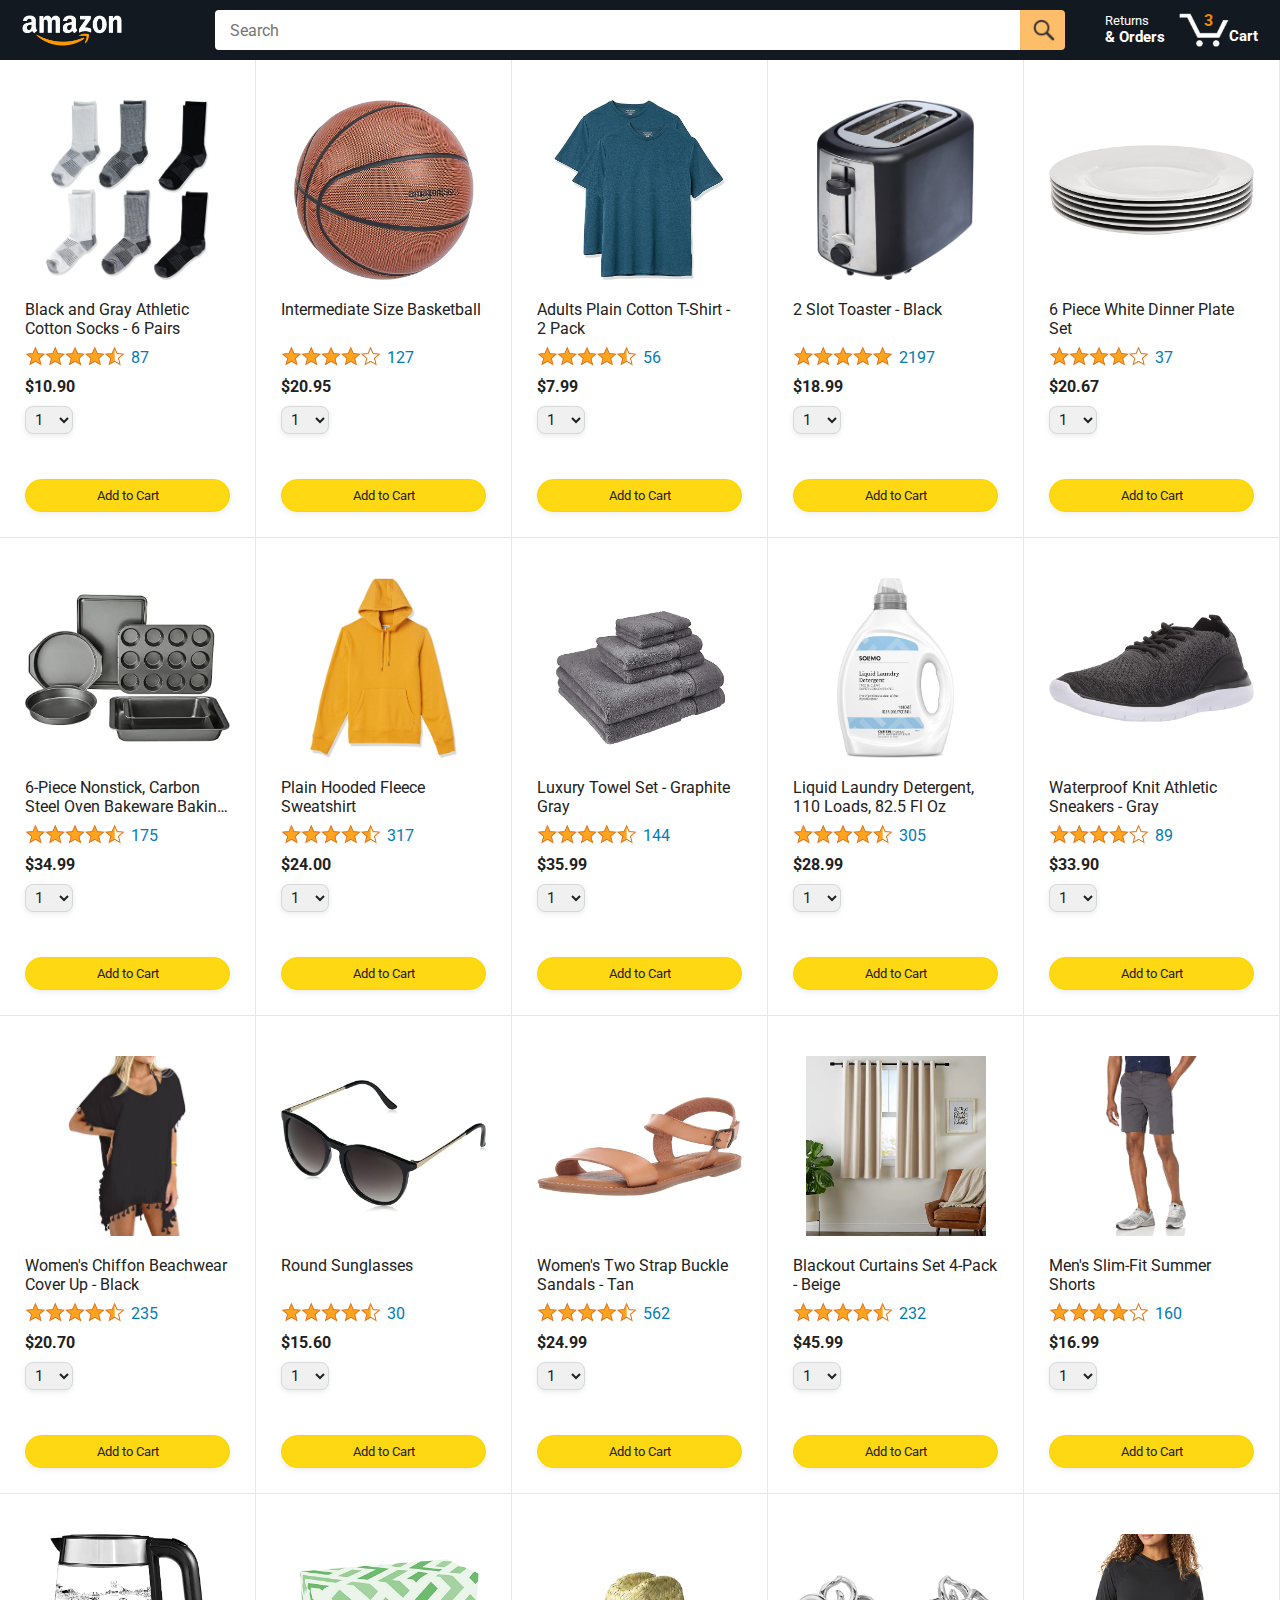
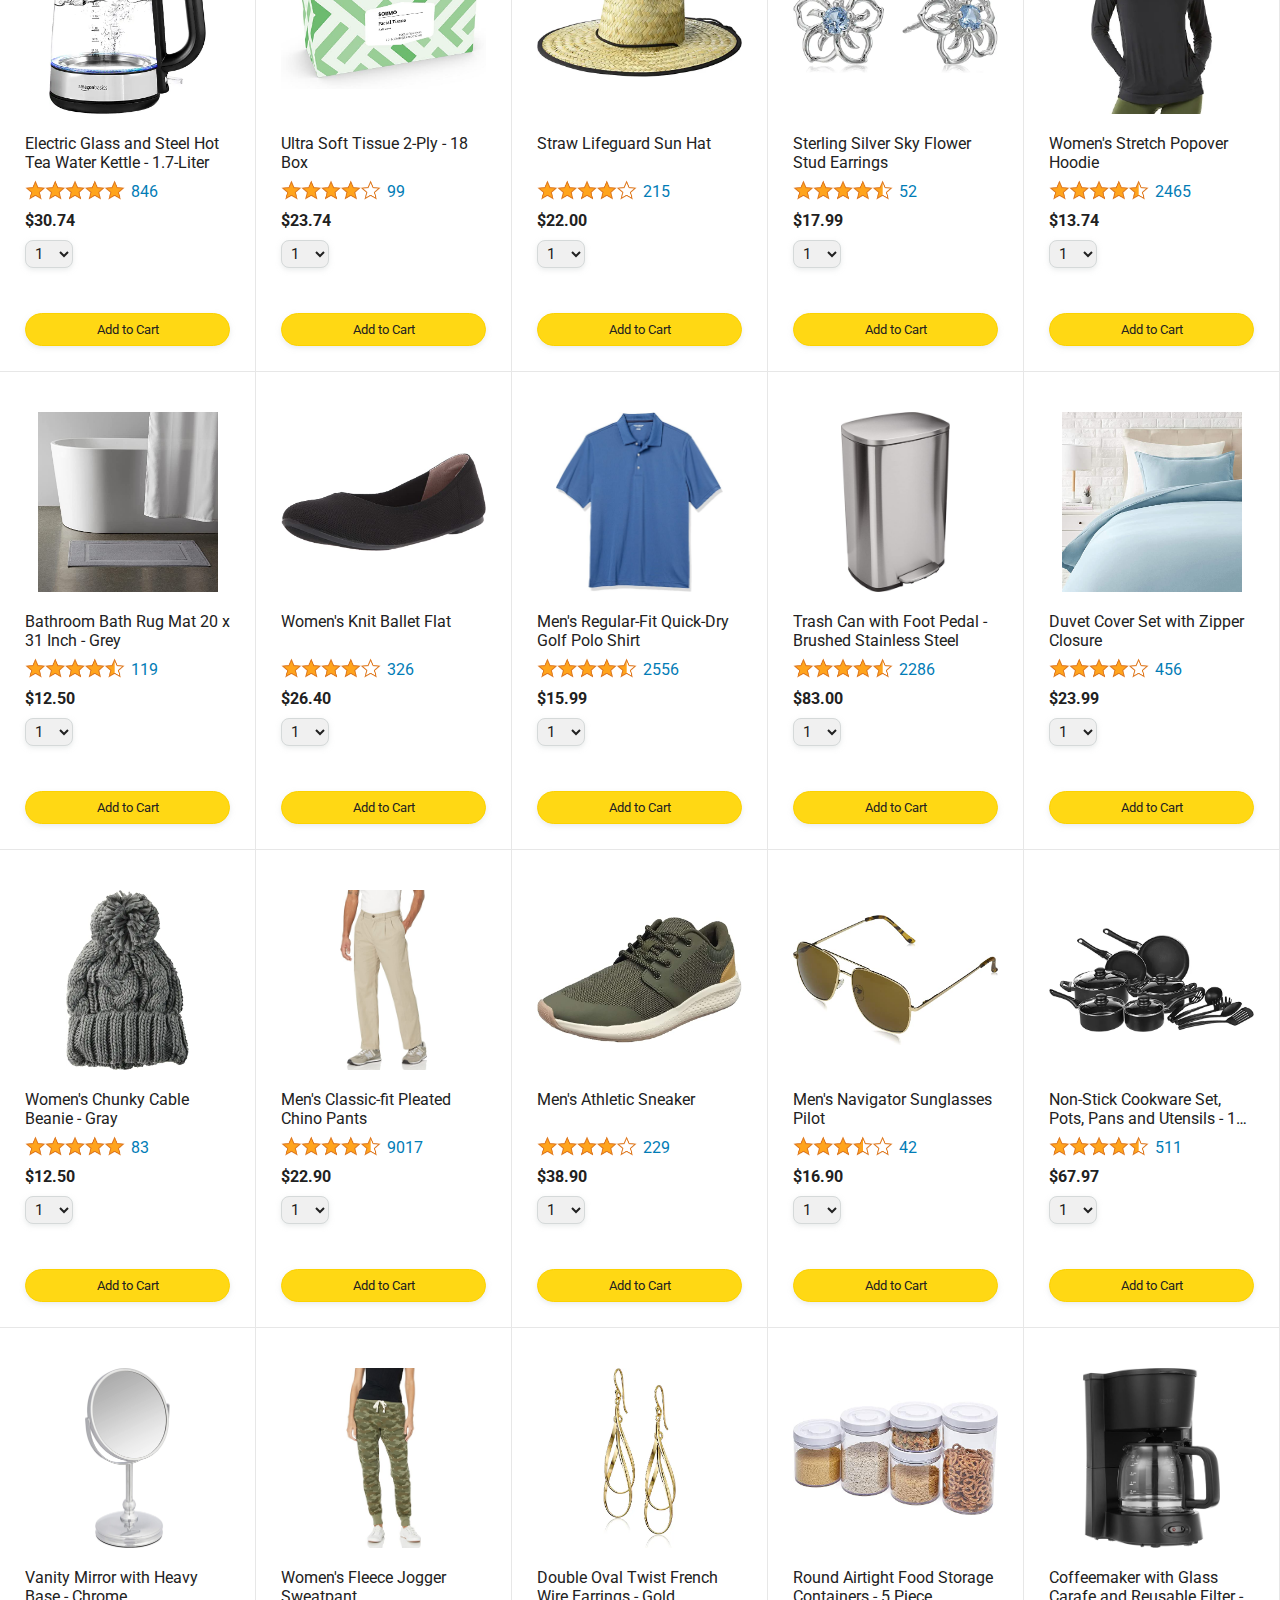
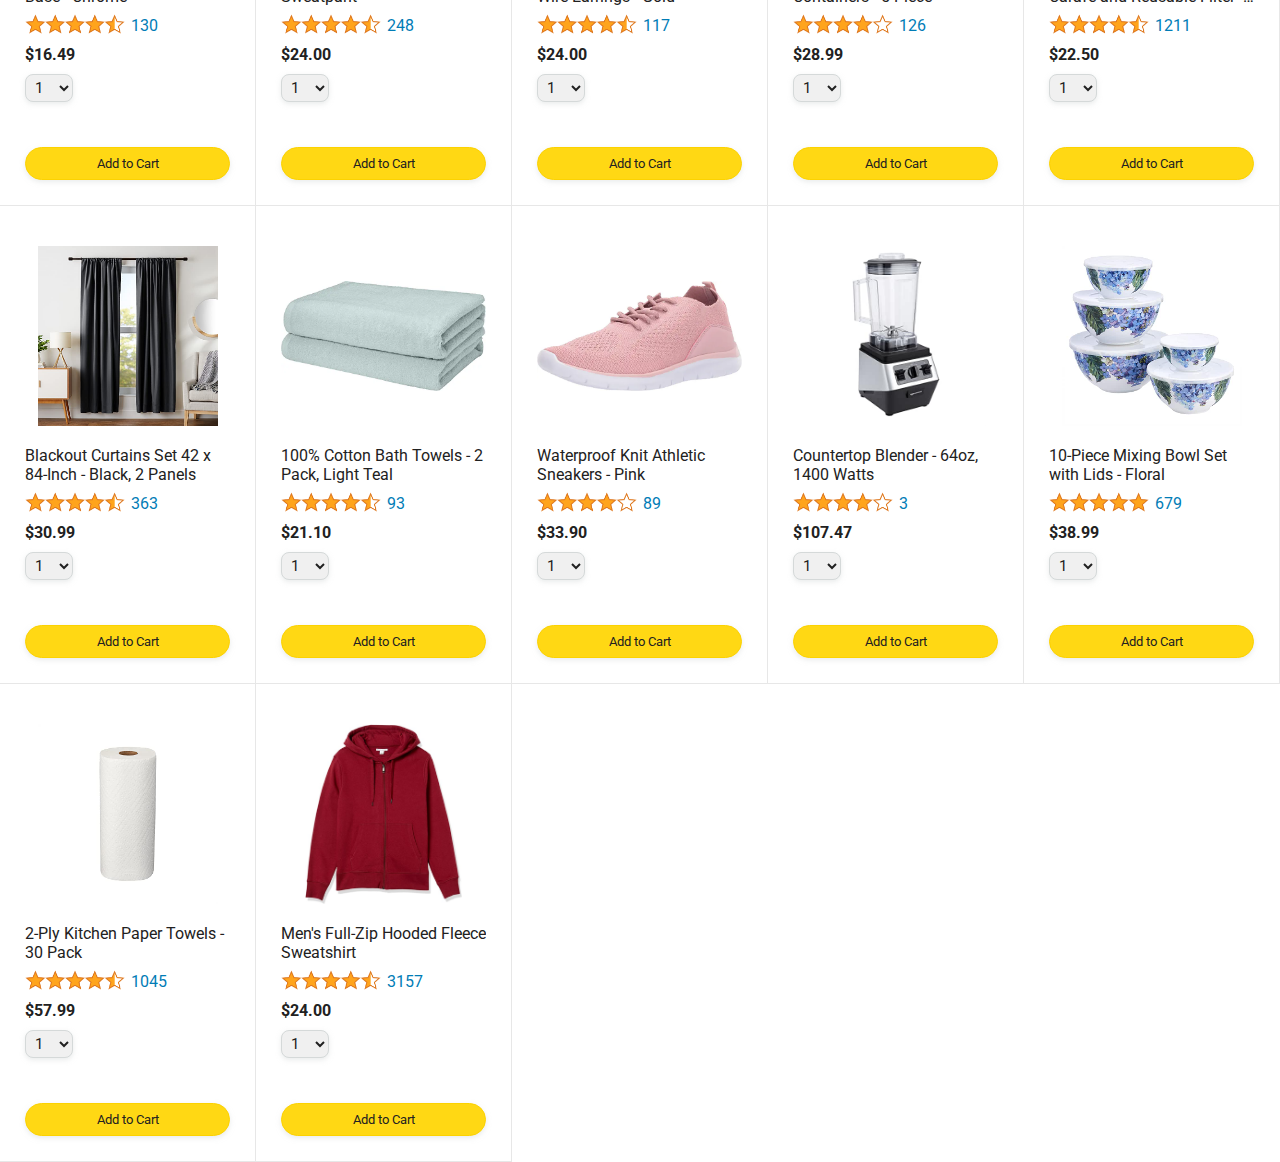
<file: index.html>
<!DOCTYPE html>
<html>
  <head>
    <title>Amazon Project</title>

    <!-- This code is needed for responsive design to work.
      (Responsive design = make the website look good on
      smaller screen sizes like a phone or a tablet). -->
    <meta name="viewport" content="width=device-width, initial-scale=1" />

    <!-- Load a font called Roboto from Google Fonts. -->
    <link rel="preconnect" href="https://fonts.googleapis.com" />
    <link rel="preconnect" href="https://fonts.gstatic.com" crossorigin />
    <link
      href="https://fonts.googleapis.com/css2?family=Roboto:wght@400;500;700&display=swap"
      rel="stylesheet"
    />

    <!-- Here are the CSS files for this page. -->
    <link rel="stylesheet" href="styles/shared/general.css" />
    <link rel="stylesheet" href="styles/shared/amazon-header.css" />
    <link rel="stylesheet" href="styles/pages/amazon.css" />
  </head>
  <body>
    <div class="amazon-header">
      <div class="amazon-header-left-section">
        <a href="index.html" class="header-link">
          <img class="amazon-logo" src="images/amazon-logo-white.png" />
          <img
            class="amazon-mobile-logo"
            src="images/amazon-mobile-logo-white.png"
          />
        </a>
      </div>

      <div class="amazon-header-middle-section">
        <input class="search-bar" type="text" placeholder="Search" />

        <button class="search-button">
          <img class="search-icon" src="images/icons/search-icon.png" />
        </button>
      </div>

      <div class="amazon-header-right-section">
        <a class="orders-link header-link" href="orders.html">
          <span class="returns-text">Returns</span>
          <span class="orders-text">& Orders</span>
        </a>

        <a class="cart-link header-link" href="checkout.html">
          <img class="cart-icon" src="images/icons/cart-icon.png" />
          <div class="cart-quantity js-cart-quantity"></div>
          <div class="cart-text">Cart</div>
        </a>
      </div>
    </div>

    <div class="main">
      <div class="products-grid js-products-grid">
        <!-- This is where the products will go. -->
      </div>
    </div>
    <script type="module" src="scripts/amazon.js"></script>
  </body>
</html>
</file>
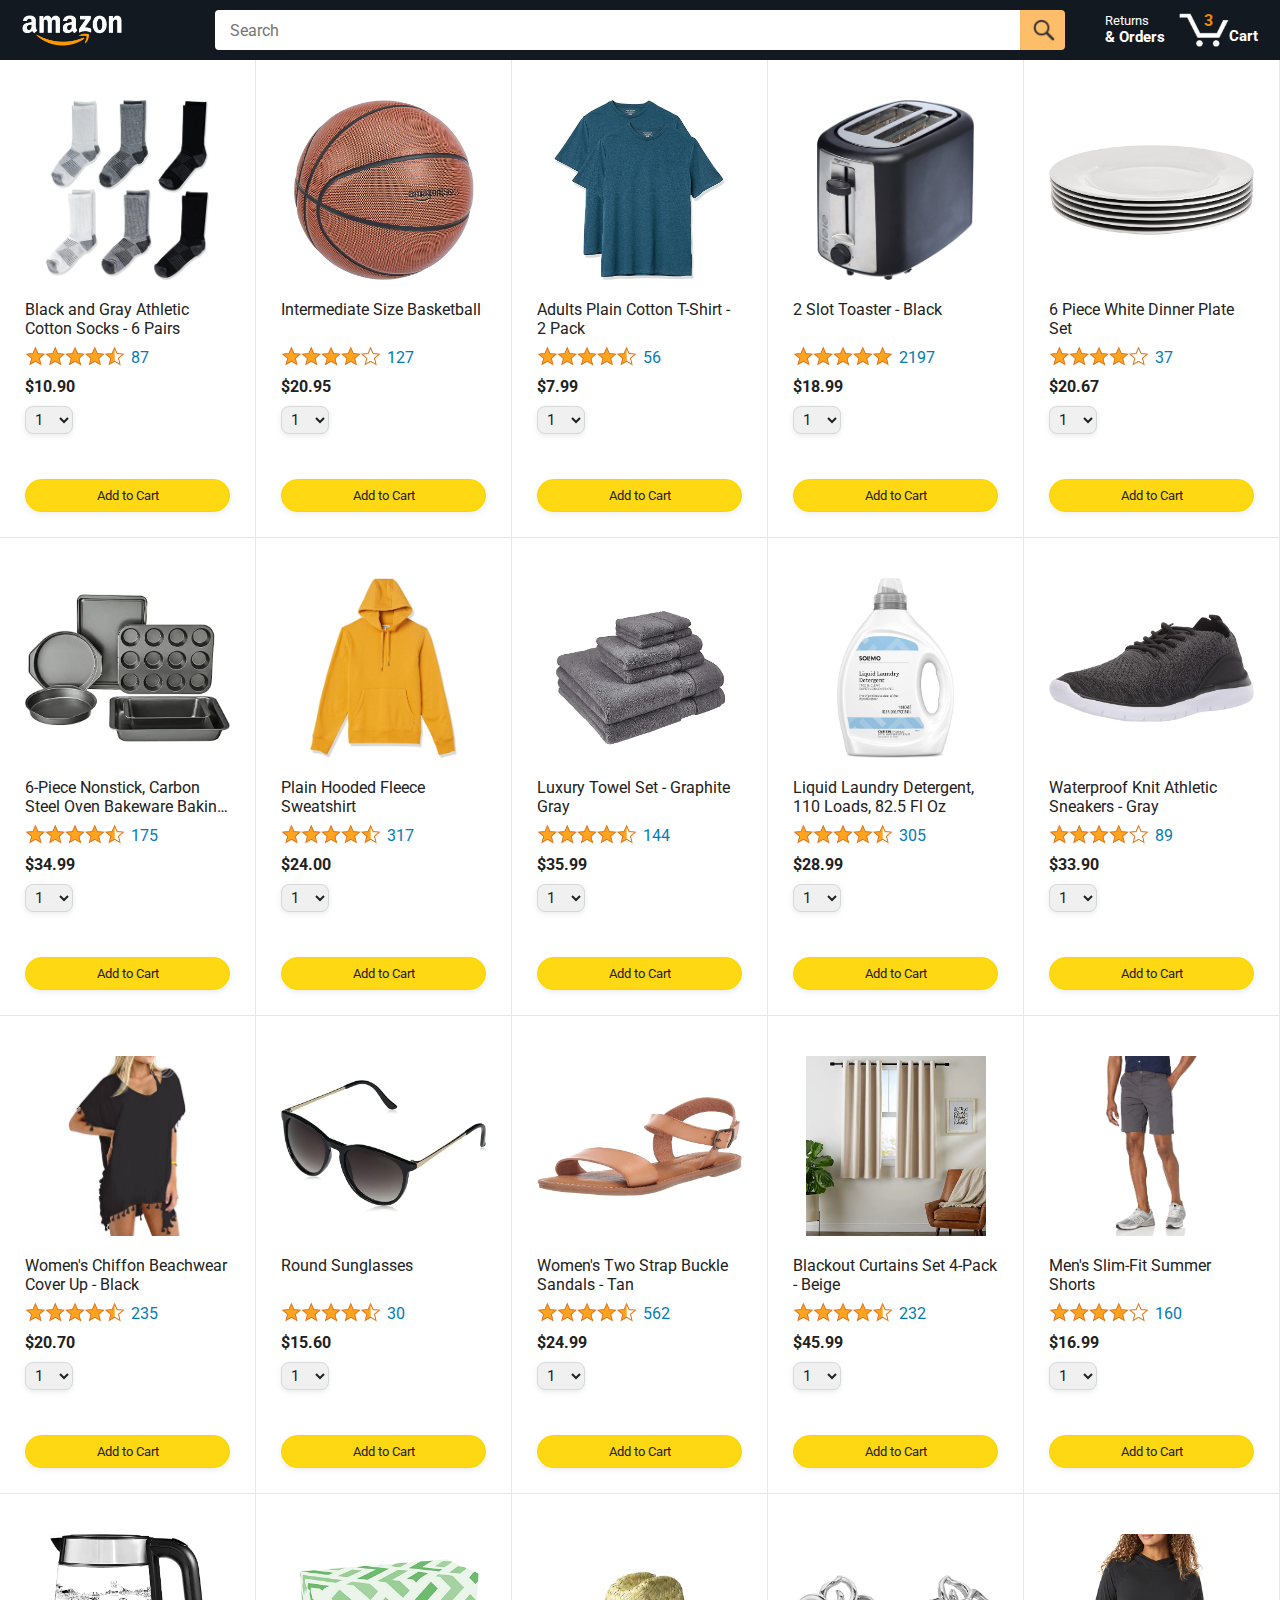
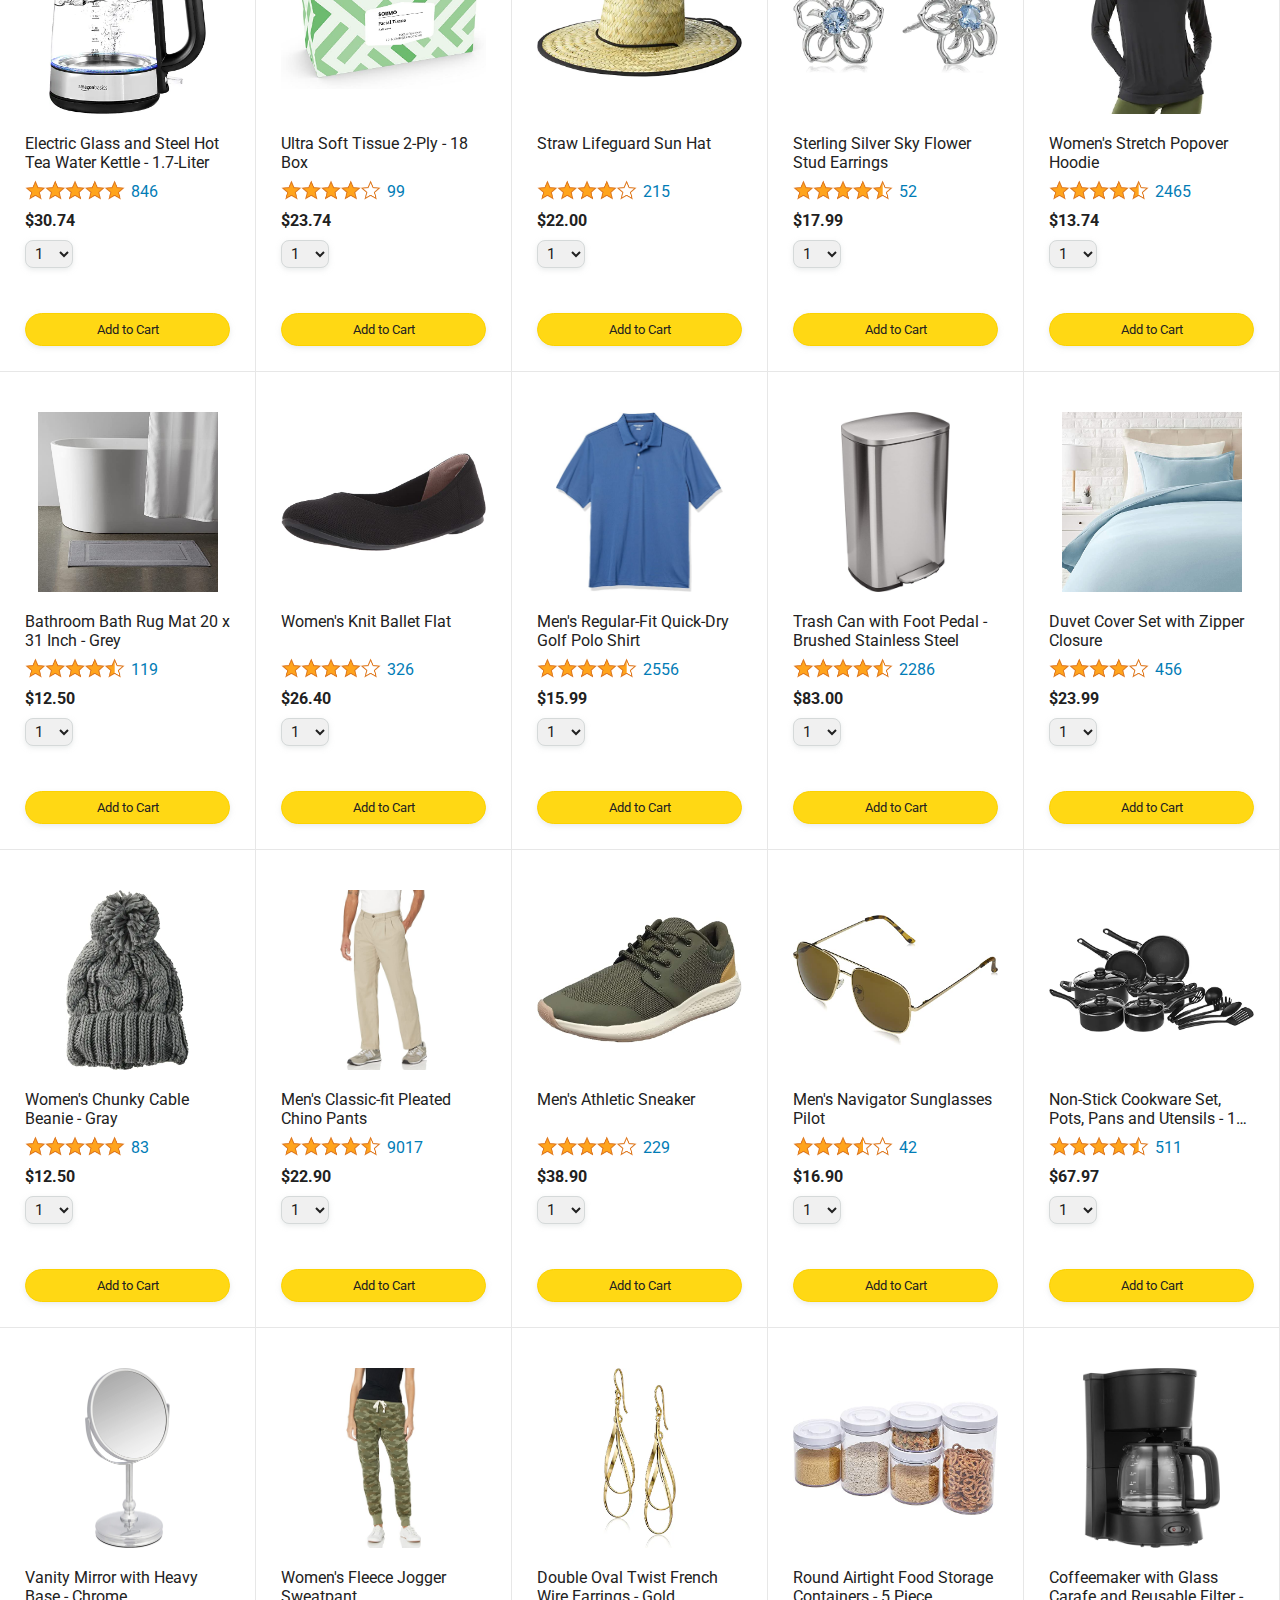
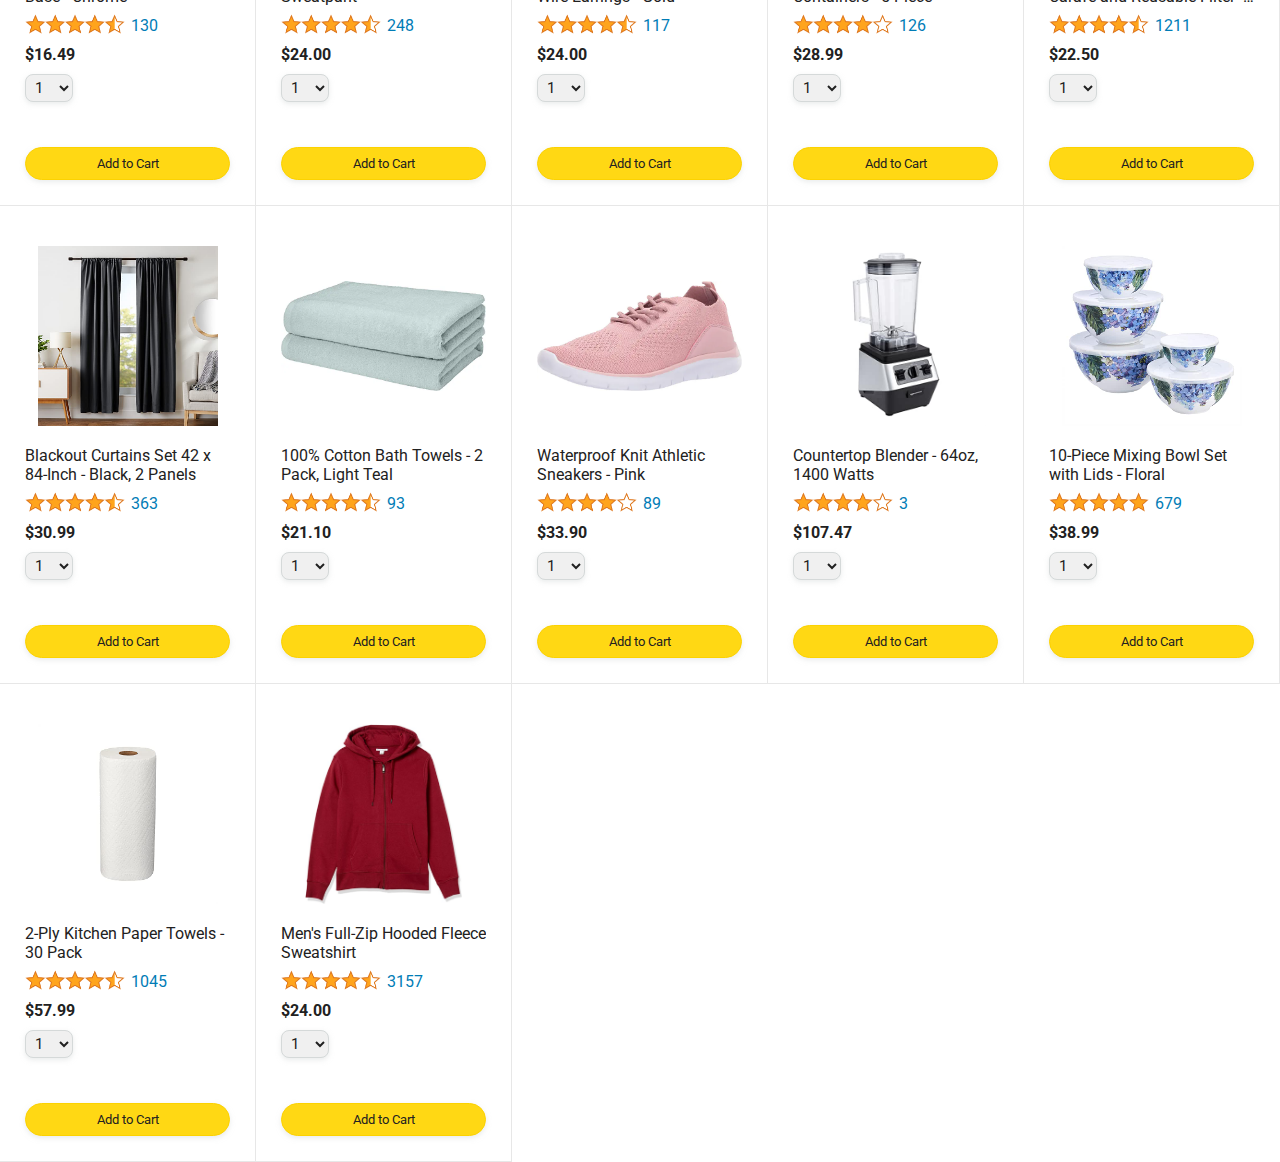
<file: amazon.html>
<!DOCTYPE html>
<html>
  <head>
    <title>Amazon Project</title>

    <!-- This code is needed for responsive design to work.
      (Responsive design = make the website look good on
      smaller screen sizes like a phone or a tablet). -->
    <meta name="viewport" content="width=device-width, initial-scale=1" />

    <!-- Load a font called Roboto from Google Fonts. -->
    <link rel="preconnect" href="https://fonts.googleapis.com" />
    <link rel="preconnect" href="https://fonts.gstatic.com" crossorigin />
    <link
      href="https://fonts.googleapis.com/css2?family=Roboto:wght@400;500;700&display=swap"
      rel="stylesheet"
    />

    <!-- Here are the CSS files for this page. -->
    <link rel="stylesheet" href="styles/shared/general.css" />
    <link rel="stylesheet" href="styles/shared/amazon-header.css" />
    <link rel="stylesheet" href="styles/pages/amazon.css" />
  </head>
  <body>
    <div class="amazon-header">
      <div class="amazon-header-left-section">
        <a href="amazon.html" class="header-link">
          <img class="amazon-logo" src="images/amazon-logo-white.png" />
          <img
            class="amazon-mobile-logo"
            src="images/amazon-mobile-logo-white.png"
          />
        </a>
      </div>

      <div class="amazon-header-middle-section">
        <input class="search-bar" type="text" placeholder="Search" />

        <button class="search-button">
          <img class="search-icon" src="images/icons/search-icon.png" />
        </button>
      </div>

      <div class="amazon-header-right-section">
        <a class="orders-link header-link" href="orders.html">
          <span class="returns-text">Returns</span>
          <span class="orders-text">& Orders</span>
        </a>

        <a class="cart-link header-link" href="checkout.html">
          <img class="cart-icon" src="images/icons/cart-icon.png" />
          <div class="cart-quantity js-cart-quantity"></div>
          <div class="cart-text">Cart</div>
        </a>
      </div>
    </div>

    <div class="main">
      <div class="products-grid js-products-grid">
        <!-- This is where the products will go. -->
      </div>
    </div>
    <script type="module" src="scripts/amazon.js"></script>
  </body>
</html>
</file>
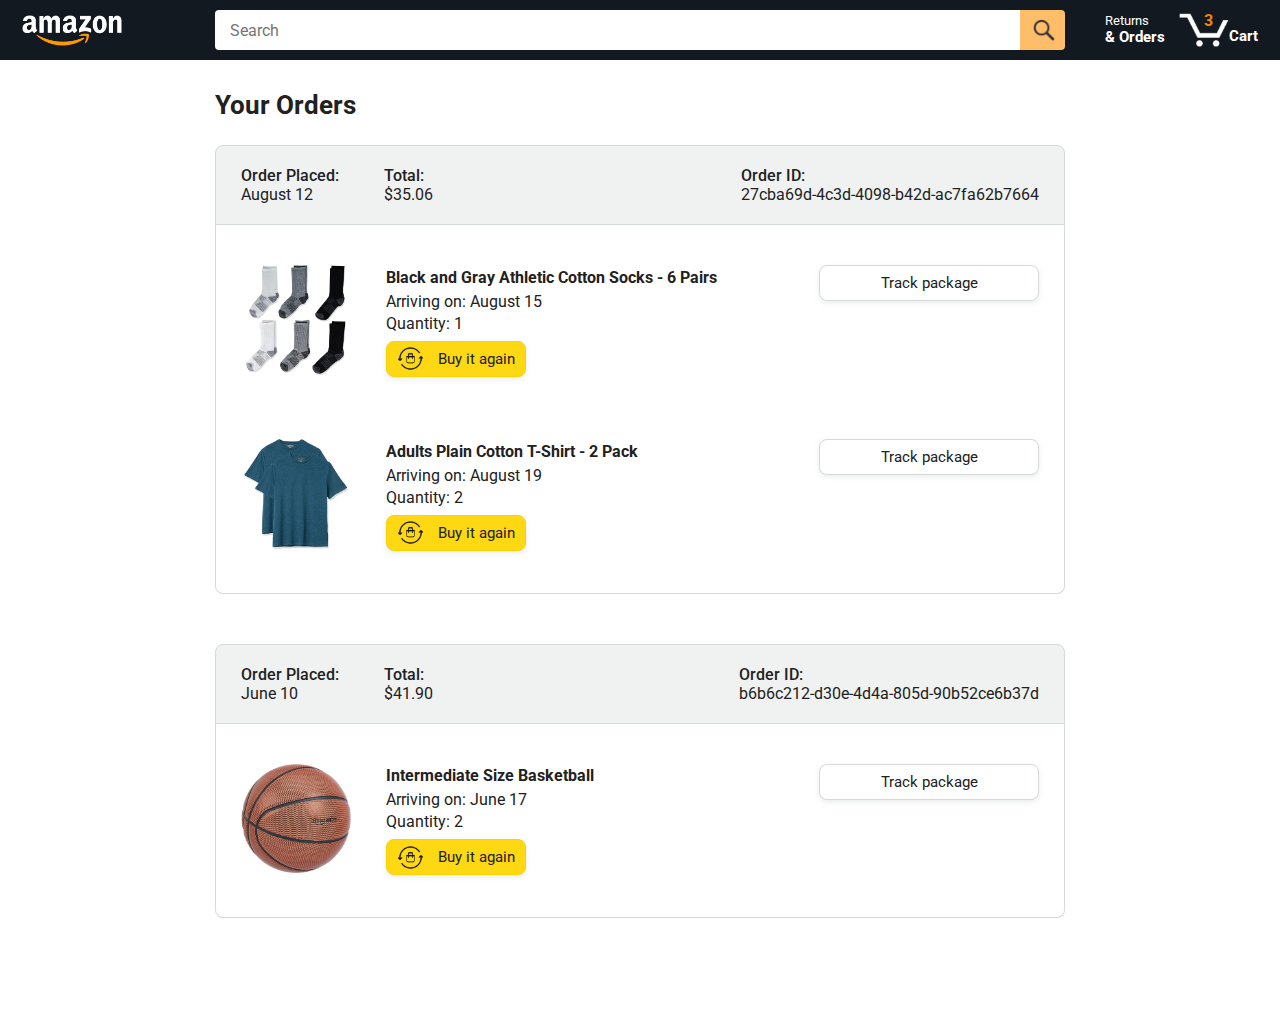
<file: orders.html>
<!DOCTYPE html>
<html>
  <head>
    <title>Orders</title>

    <!-- This code is needed for responsive design to work.
      (Responsive design = make the website look good on
      smaller screen sizes like a phone or a tablet). -->
    <meta name="viewport" content="width=device-width, initial-scale=1">

    <!-- Load a font called Roboto from Google Fonts. -->
    <link rel="preconnect" href="https://fonts.googleapis.com">
    <link rel="preconnect" href="https://fonts.gstatic.com" crossorigin>
    <link href="https://fonts.googleapis.com/css2?family=Roboto:wght@400;500;700&display=swap" rel="stylesheet">

    <!-- Here are the CSS files for this page. -->
    <link rel="stylesheet" href="styles/shared/general.css">
    <link rel="stylesheet" href="styles/shared/amazon-header.css">
    <link rel="stylesheet" href="styles/pages/orders.css">
  </head>
  <body>
    <div class="amazon-header">
      <div class="amazon-header-left-section">
        <a href="index.html" class="header-link">
          <img class="amazon-logo"
            src="images/amazon-logo-white.png">
          <img class="amazon-mobile-logo"
            src="images/amazon-mobile-logo-white.png">
        </a>
      </div>

      <div class="amazon-header-middle-section">
        <input class="search-bar" type="text" placeholder="Search">

        <button class="search-button">
          <img class="search-icon" src="images/icons/search-icon.png">
        </button>
      </div>

      <div class="amazon-header-right-section">
        <a class="orders-link header-link" href="orders.html">
          <span class="returns-text">Returns</span>
          <span class="orders-text">& Orders</span>
        </a>

        <a class="cart-link header-link" href="checkout.html">
          <img class="cart-icon" src="images/icons/cart-icon.png">
          <div class="cart-quantity">3</div>
          <div class="cart-text">Cart</div>
        </a>
      </div>
    </div>

    <div class="main">
      <div class="page-title">Your Orders</div>

      <div class="orders-grid">
        <div class="order-container">
          
          <div class="order-header">
            <div class="order-header-left-section">
              <div class="order-date">
                <div class="order-header-label">Order Placed:</div>
                <div>August 12</div>
              </div>
              <div class="order-total">
                <div class="order-header-label">Total:</div>
                <div>$35.06</div>
              </div>
            </div>

            <div class="order-header-right-section">
              <div class="order-header-label">Order ID:</div>
              <div>27cba69d-4c3d-4098-b42d-ac7fa62b7664</div>
            </div>
          </div>

          <div class="order-details-grid">
            <div class="product-image-container">
              <img src="images/products/athletic-cotton-socks-6-pairs.jpg">
            </div>

            <div class="product-details">
              <div class="product-name">
                Black and Gray Athletic Cotton Socks - 6 Pairs
              </div>
              <div class="product-delivery-date">
                Arriving on: August 15
              </div>
              <div class="product-quantity">
                Quantity: 1
              </div>
              <button class="buy-again-button button-primary">
                <img class="buy-again-icon" src="images/icons/buy-again.png">
                <span class="buy-again-message">Buy it again</span>
              </button>
            </div>

            <div class="product-actions">
              <a href="tracking.html">
                <button class="track-package-button button-secondary">
                  Track package
                </button>
              </a>
            </div>

            <div class="product-image-container">
              <img src="images/products/adults-plain-cotton-tshirt-2-pack-teal.jpg">
            </div>

            <div class="product-details">
              <div class="product-name">
                Adults Plain Cotton T-Shirt - 2 Pack
              </div>
              <div class="product-delivery-date">
                Arriving on: August 19
              </div>
              <div class="product-quantity">
                Quantity: 2
              </div>
              <button class="buy-again-button button-primary">
                <img class="buy-again-icon" src="images/icons/buy-again.png">
                <span class="buy-again-message">Buy it again</span>
              </button>
            </div>

            <div class="product-actions">
              <a href="tracking.html">
                <button class="track-package-button button-secondary">
                  Track package
                </button>
              </a>
            </div>
          </div>
        </div>

        <div class="order-container">

          <div class="order-header">
            <div class="order-header-left-section">
              <div class="order-date">
                <div class="order-header-label">Order Placed:</div>
                <div>June 10</div>
              </div>
              <div class="order-total">
                <div class="order-header-label">Total:</div>
                <div>$41.90</div>
              </div>
            </div>

            <div class="order-header-right-section">
              <div class="order-header-label">Order ID:</div>
              <div>b6b6c212-d30e-4d4a-805d-90b52ce6b37d</div>
            </div>
          </div>

          <div class="order-details-grid">
            <div class="product-image-container">
              <img src="images/products/intermediate-composite-basketball.jpg">
            </div>

            <div class="product-details">
              <div class="product-name">
                Intermediate Size Basketball
              </div>
              <div class="product-delivery-date">
                Arriving on: June 17
              </div>
              <div class="product-quantity">
                Quantity: 2
              </div>
              <button class="buy-again-button button-primary">
                <img class="buy-again-icon" src="images/icons/buy-again.png">
                <span class="buy-again-message">Buy it again</span>
              </button>
            </div>

            <div class="product-actions">
              <a href="tracking.html">
                <button class="track-package-button button-secondary">
                  Track package
                </button>
              </a>
            </div>
          </div>
        </div>
      </div>
    </div>
  </body>
</html>
</file>
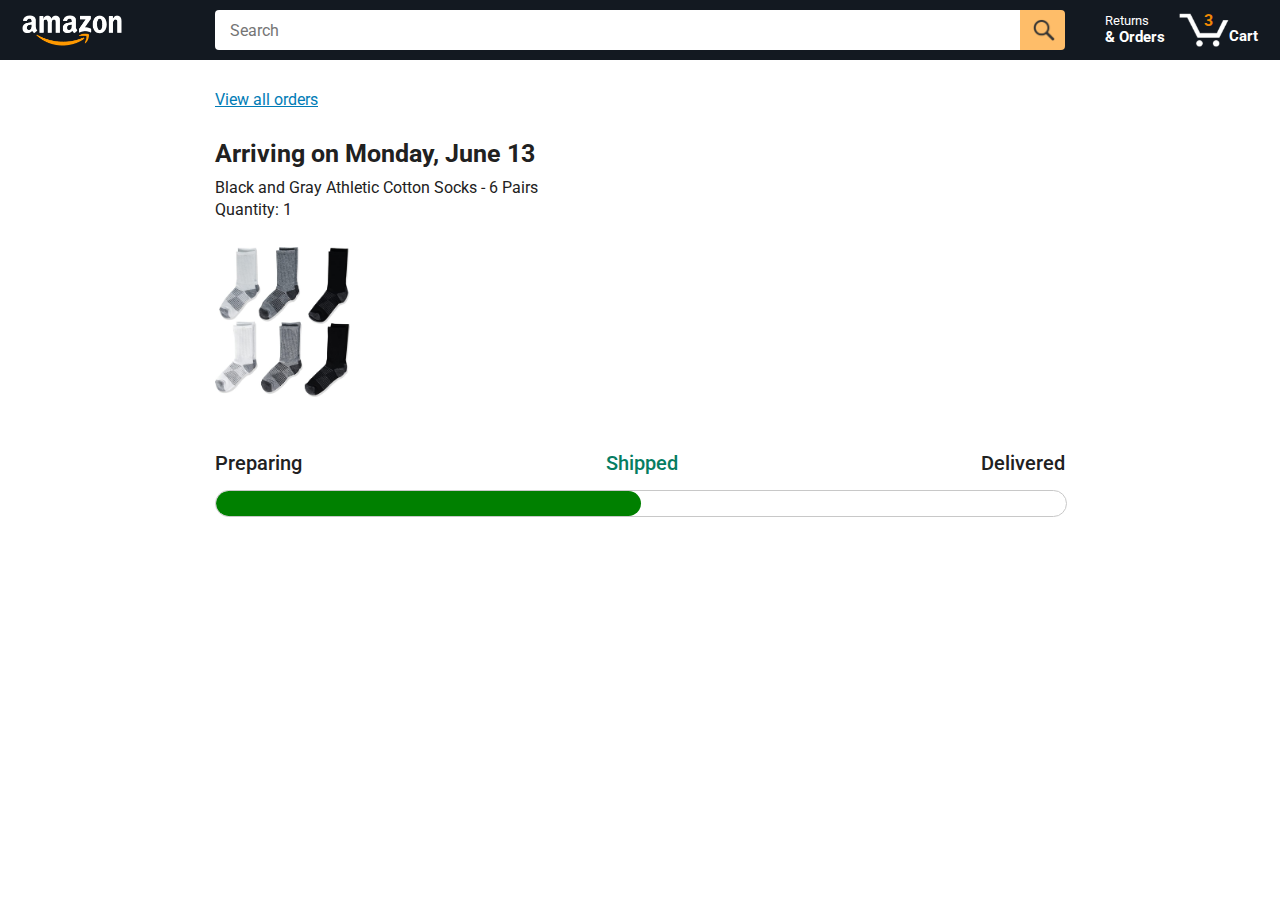
<file: tracking.html>
<!DOCTYPE html>
<html>
  <head>
    <title>Tracking</title>

    <!-- This code is needed for responsive design to work.
      (Responsive design = make the website look good on
      smaller screen sizes like a phone or a tablet). -->
    <meta name="viewport" content="width=device-width, initial-scale=1">

    <!-- Load a font called Roboto from Google Fonts. -->
    <link rel="preconnect" href="https://fonts.googleapis.com">
    <link rel="preconnect" href="https://fonts.gstatic.com" crossorigin>
    <link href="https://fonts.googleapis.com/css2?family=Roboto:wght@400;500;700&display=swap" rel="stylesheet">

    <!-- Here are the CSS files for this page. -->
    <link rel="stylesheet" href="styles/shared/general.css">
    <link rel="stylesheet" href="styles/shared/amazon-header.css">
    <link rel="stylesheet" href="styles/pages/tracking.css">
  </head>
  <body>
    <div class="amazon-header">
      <div class="amazon-header-left-section">
        <a href="amazon.html" class="header-link">
          <img class="amazon-logo"
            src="images/amazon-logo-white.png">
          <img class="amazon-mobile-logo"
            src="images/amazon-mobile-logo-white.png">
        </a>
      </div>

      <div class="amazon-header-middle-section">
        <input class="search-bar" type="text" placeholder="Search">

        <button class="search-button">
          <img class="search-icon" src="images/icons/search-icon.png">
        </button>
      </div>

      <div class="amazon-header-right-section">
        <a class="orders-link header-link" href="orders.html">
          <span class="returns-text">Returns</span>
          <span class="orders-text">& Orders</span>
        </a>

        <a class="cart-link header-link" href="checkout.html">
          <img class="cart-icon" src="images/icons/cart-icon.png">
          <div class="cart-quantity">3</div>
          <div class="cart-text">Cart</div>
        </a>
      </div>
    </div>

    <div class="main">
      <div class="order-tracking">
        <a class="back-to-orders-link link-primary" href="orders.html">
          View all orders
        </a>

        <div class="delivery-date">
          Arriving on Monday, June 13
        </div>

        <div class="product-info">
          Black and Gray Athletic Cotton Socks - 6 Pairs
        </div>

        <div class="product-info">
          Quantity: 1
        </div>

        <img class="product-image" src="images/products/athletic-cotton-socks-6-pairs.jpg">

        <div class="progress-labels-container">
          <div class="progress-label">
            Preparing
          </div>
          <div class="progress-label current-status">
            Shipped
          </div>
          <div class="progress-label">
            Delivered
          </div>
        </div>

        <div class="progress-bar-container">
          <div class="progress-bar"></div>
        </div>
      </div>
    </div>
  </body>
</html>
</file>
<file: styles/shared/general.css>
body {
  font-family: Roboto, Arial;
  color: rgb(33, 33, 33);
  /* The <body> element has a default margin of 8px
     on all sides. This removes the default margins. */
  margin: 0;
}

/* <p> elements have a default margin on the top
   and bottom. This removes the default margins. */
p {
  margin: 0;
}

button {
  cursor: pointer;
}

select {
  cursor: pointer;
}

input, select, button {
  font-family: Roboto, Arial;
}

.button-primary {
  color: rgb(33, 33, 33);
  background-color: rgb(255, 216, 20);
  border: 1px solid rgb(252, 210, 0);
  border-radius: 8px;
  cursor: pointer;
  box-shadow: 0 2px 5px rgba(213, 217, 217, 0.5);
}

.button-primary:hover {
  background-color: rgb(247, 202, 0);
  border: 1px solid rgb(242, 194, 0);
}

.button-primary:active {
  background: rgb(255, 216, 20);
  border-color: rgb(252, 210, 0);
  box-shadow: none;
}

.button-secondary {
  color: rgb(33, 33, 33);
  background: white;
  border: 1px solid rgb(213, 217, 217);
  border-radius: 8px;
  cursor: pointer;
  box-shadow: 0 2px 5px rgba(213, 217, 217, 0.5);
}

.button-secondary:hover {
  background-color: rgb(247, 250, 250);
}

.button-secondary:active {
  background-color: rgb(237, 253, 255);
  box-shadow: none;
}

/* These styles will limit text to 2 lines. Anything
   beyond 2 lines will be replaced with "..."
   You can find this code by using an A.I. tool or by
   searching in Google.
   https://css-tricks.com/almanac/properties/l/line-clamp/ */
.limit-text-to-2-lines {
  display: -webkit-box;
  -webkit-line-clamp: 2;
  -webkit-box-orient: vertical;
  overflow: hidden;
}

.link-primary {
  color: rgb(1, 124, 182);
  cursor: pointer;
}

.link-primary:hover {
  color: rgb(196, 80, 0);
}

/* Styles for dropdown selectors. */
select {
  color: rgb(33, 33, 33);
  background-color: rgb(240, 240, 240);
  border: 1px solid rgb(213, 217, 217);
  border-radius: 8px;
  padding: 3px 5px;
  font-size: 15px;
  cursor: pointer;
  box-shadow: 0 2px 5px rgba(213, 217, 217, 0.5);
}

select:focus,
input:focus {
  outline: 2px solid rgb(255, 153, 0);
}
</file>
<file: styles/shared/amazon-header.css>
.amazon-header {
  background-color: rgb(19, 25, 33);
  color: white;
  padding-left: 15px;
  padding-right: 15px;

  display: flex;
  align-items: center;
  justify-content: space-between;

  position: fixed;
  top: 0;
  left: 0;
  right: 0;
  height: 60px;
}

.amazon-header-left-section {
  width: 180px;
}

@media (max-width: 800px) {
  .amazon-header-left-section {
    width: unset;
  }
}

.header-link {
  display: inline-block;
  padding: 6px;
  border-radius: 2px;
  cursor: pointer;
  text-decoration: none;
  border: 1px solid rgba(0, 0, 0, 0);
}

.header-link:hover {
  border: 1px solid white;
}

.amazon-logo {
  width: 100px;
  margin-top: 5px;
}

.amazon-mobile-logo {
  display: none;
}

@media (max-width: 575px) {
  .amazon-logo {
    display: none;
  }

  .amazon-mobile-logo {
    display: block;
    height: 35px;
    margin-top: 5px;
  }
}

.amazon-header-middle-section {
  flex: 1;
  max-width: 850px;
  margin-left: 10px;
  margin-right: 10px;
  display: flex;
}

.search-bar {
  flex: 1;
  width: 0;
  font-size: 16px;
  height: 38px;
  padding-left: 15px;
  border: none;
  border-top-left-radius: 4px;
  border-bottom-left-radius: 4px;
  border-top-right-radius: 0;
  border-bottom-right-radius: 0;
}

.search-button {
  background-color: rgb(254, 189, 105);
  border: none;
  width: 45px;
  height: 40px;
  border-top-right-radius: 4px;
  border-bottom-right-radius: 4px;
  flex-shrink: 0;
}

.search-icon {
  height: 22px;
  margin-left: 2px;
  margin-top: 3px;
}

.amazon-header-right-section {
  width: 180px;
  flex-shrink: 0;
  display: flex;
  justify-content: end;
}

.orders-link {
  color: white;
}

.returns-text {
  display: block;
  font-size: 13px;
}

.orders-text {
  display: block;
  font-size: 15px;
  font-weight: 700;
}

.cart-link {
  color: white;
  display: flex;
  align-items: center;
  position: relative;
}

.cart-icon {
  width: 50px;
}

.cart-text {
  margin-top: 12px;
  font-size: 15px;
  font-weight: 700;
}

.cart-quantity {
  color: rgb(240, 136, 4);
  font-size: 16px;
  font-weight: 700;

  position: absolute;
  top: 4px;
  left: 22px;
  
  width: 26px;
  text-align: center;
}
</file>
<file: styles/pages/amazon.css>
.main {
  margin-top: 60px;
}

.products-grid {
  display: grid;

  /* - In CSS Grid, 1fr means a column will take up the
       remaining space in the grid.
     - If we write 1fr 1fr ... 1fr; 8 times, this will
       divide the grid into 8 columns, each taking up an
       equal amount of the space.
     - repeat(8, 1fr); is a shortcut for repeating "1fr"
       8 times (instead of typing out "1fr" 8 times).
       repeat(...) is a special property that works with
       display: grid; */
  grid-template-columns: repeat(8, 1fr);
}

/* @media is used to create responsive design (making the
   website look good on any screen size). This @media
   means when the screen width is 2000px or less, we
   will divide the grid into 7 columns instead of 8. */
@media (max-width: 2000px) {
  .products-grid {
    grid-template-columns: repeat(7, 1fr);
  }
}

/* This @media means when the screen width is 1600px or
   less, we will divide the grid into 6 columns. */
@media (max-width: 1600px) {
  .products-grid {
    grid-template-columns: repeat(6, 1fr);
  }
}

@media (max-width: 1300px) {
  .products-grid {
    grid-template-columns: repeat(5, 1fr);
  }
}

@media (max-width: 1000px) {
  .products-grid {
    grid-template-columns: repeat(4, 1fr);
  }
}

@media (max-width: 800px) {
  .products-grid {
    grid-template-columns: repeat(3, 1fr);
  }
}

@media (max-width: 575px) {
  .products-grid {
    grid-template-columns: repeat(2, 1fr);
  }
}

@media (max-width: 450px) {
  .products-grid {
    grid-template-columns: 1fr;
  }
}

.product-container {
  padding-top: 40px;
  padding-bottom: 25px;
  padding-left: 25px;
  padding-right: 25px;

  border-right: 1px solid rgb(231, 231, 231);
  border-bottom: 1px solid rgb(231, 231, 231);

  display: flex;
  flex-direction: column;
}

.product-image-container {
  display: flex;
  justify-content: center;
  align-items: center;

  height: 180px;
  margin-bottom: 20px;
}

.product-image {
  /* Images will overflow their container by default. To
    prevent this, we set max-width and max-height to 100%
    so they stay inside their container. */
  max-width: 100%;
  max-height: 100%;
}

.product-name {
  height: 40px;
  margin-bottom: 5px;
}

.product-rating-container {
  display: flex;
  align-items: center;
  margin-bottom: 10px;
}

.product-rating-stars {
  width: 100px;
  margin-right: 6px;
}

.product-rating-count {
  color: rgb(1, 124, 182);
  cursor: pointer;
  margin-top: 3px;
}

.product-price {
  font-weight: 700;
  margin-bottom: 10px;
}

.product-quantity-container {
  margin-bottom: 17px;
}

.product-spacer {
  flex: 1;
}

.added-to-cart {
  color: rgb(6, 125, 98);
  font-size: 16px;

  display: flex;
  align-items: center;
  margin-bottom: 8px;

  /* At first, the "Added to cart" message will
     be invisible. Use JavaScript to change the
     opacity and make it visible. */
  opacity: 0;
}
.added-to-cart--visible {
  opacity: 1;
}

.added-to-cart img {
  height: 20px;
  margin-right: 5px;
}

.add-to-cart-button {
  width: 100%;
  padding: 8px;
  border-radius: 50px;
}
</file>
<file: styles/pages/orders.css>
.main {
  max-width: 850px;
  margin-top: 90px;
  margin-bottom: 100px;
  padding-left: 20px;
  padding-right: 20px;

  /* margin-left: auto;
     margin-right auto;
     Is a trick for centering an element horizontally
     without needing a container. */
  margin-left: auto;
  margin-right: auto;
}

.page-title {
  font-weight: 700;
  font-size: 26px;
  margin-bottom: 25px;
}

.orders-grid {
  display: grid;
  grid-template-columns: 1fr;
  row-gap: 50px;
}

.order-header {
  background-color: rgb(240, 242, 242);
  border: 1px solid rgb(213, 217, 217);

  display: flex;
  align-items: center;
  justify-content: space-between;

  padding: 20px 25px;
  border-top-left-radius: 8px;
  border-top-right-radius: 8px;
}

.order-header-left-section {
  display: flex;
  flex-shrink: 0;
}

.order-header-label {
  font-weight: 500;
}

.order-date,
.order-total {
  margin-right: 45px;
}

.order-header-right-section {
  flex-shrink: 1;
}

@media (max-width: 575px) {
  .order-header {
    flex-direction: column;
    align-items: start;
    line-height: 23px;
    padding: 15px;
  }

  .order-header-left-section {
    flex-direction: column;
  }

  .order-header-label {
    margin-right: 5px;
  }

  .order-date,
  .order-total {
    display: grid;
    grid-template-columns: auto 1fr;
    margin-right: 0;
  }

  .order-header-right-section {
    display: grid;
    grid-template-columns: auto 1fr;
  }
}

.order-details-grid {
  padding: 40px 25px;
  border: 1px solid rgb(213, 217, 217);
  border-top: none;
  border-bottom-left-radius: 8px;
  border-bottom-right-radius: 8px;

  display: grid;
  grid-template-columns: 110px 1fr 220px;
  column-gap: 35px;
  row-gap: 60px;
  align-items: center;
}

@media (max-width: 800px) {
  .order-details-grid {
    grid-template-columns: 110px 1fr;
    row-gap: 0;
    padding-bottom: 8px;
  }
}

@media (max-width: 450px) {
  .order-details-grid {
    grid-template-columns: 1fr;
  }
}

.product-image-container {
  text-align: center;
}

.product-image-container img {
  max-width: 110px;
  max-height: 110px;
}

.product-name {
  font-weight: 700;
  margin-bottom: 5px;
}

.product-delivery-date {
  margin-bottom: 3px;
}

.product-quantity {
  margin-bottom: 8px;
}

.buy-again-button {
  font-size: 15px;
  width: 140px;
  height: 36px;
  border-radius: 8px;

  display: flex;
  align-items: center;
  justify-content: center;
}

.buy-again-icon {
  width: 25px;
  margin-right: 15px;
}

.product-actions {
  align-self: start;
}

.track-package-button {
  width: 100%;
  font-size: 15px;
  padding: 8px;
}

@media (max-width: 800px) {
  .buy-again-button {
    margin-bottom: 10px;
  }

  .product-actions {
    /* grid-column: 2 means this element will be placed
       in column 2 in the grid. (Normally, the column that
       an element is placed in is determined by the order
       of the elements in the HTML. grid-column overrides
       this default ordering). */
    grid-column: 2;
    margin-bottom: 30px;
  }

  .track-package-button {
    width: 140px;
  }
}

@media (max-width: 450px) {
  .product-image-container {
    text-align: center;
    margin-bottom: 25px;
  }

  .product-image-container img {
    max-width: 150px;
    max-height: 150px;
  }

  .product-name {
    margin-bottom: 10px;
  }

  .product-quantity {
    margin-bottom: 15px;
  }

  .buy-again-button {
    width: 100%;
    margin-bottom: 15px;
  }

  .product-actions {
    /* grid-column: auto; undos grid-column: 2; from above.
       This element will now be placed in its normal column
       in the grid. */
    grid-column: auto;
    margin-bottom: 70px;
  }

  .track-package-button {
    width: 100%;
    padding: 12px;
  }
}
</file>
<file: styles/pages/tracking.css>
.main {
  max-width: 850px;
  margin-top: 90px;
  margin-bottom: 100px;
  padding-left: 30px;
  padding-right: 30px;

  /* margin-left: auto;
     margin-right auto;
     Is a trick for centering an element horizontally
     without needing a container. */
  margin-left: auto;
  margin-right: auto;
}

.back-to-orders-link {
  display: inline-block;
  margin-bottom: 30px;
}

.delivery-date {
  font-size: 25px;
  font-weight: 700;
  margin-bottom: 10px;
}

.product-info {
  margin-bottom: 3px;
}

.product-image {
  max-width: 150px;
  max-height: 150px;
  margin-top: 25px;
  margin-bottom: 50px;
}

.progress-labels-container {
  display: flex;
  justify-content: space-between;
  font-size: 20px;
  font-weight: 500;
  margin-bottom: 15px;
}

.current-status {
  color: rgb(6, 125, 98);
}

@media (max-width: 575px) {
  .progress-labels-container {
    font-size: 16px;
  }
}

@media (max-width: 450px) {
  .progress-labels-container {
    flex-direction: column;
    margin-bottom: 5px;
  }

  .progress-label {
    margin-bottom: 3px;
  }
}

.progress-bar-container {
  height: 25px;
  width: 100%;

  border: 1px solid rgb(200, 200, 200);
  border-radius: 50px;
  overflow: hidden;
}

.progress-bar {
  height: 100%;
  background-color: green;
  border-radius: 50px;
  width: 50%;
}
</file>
